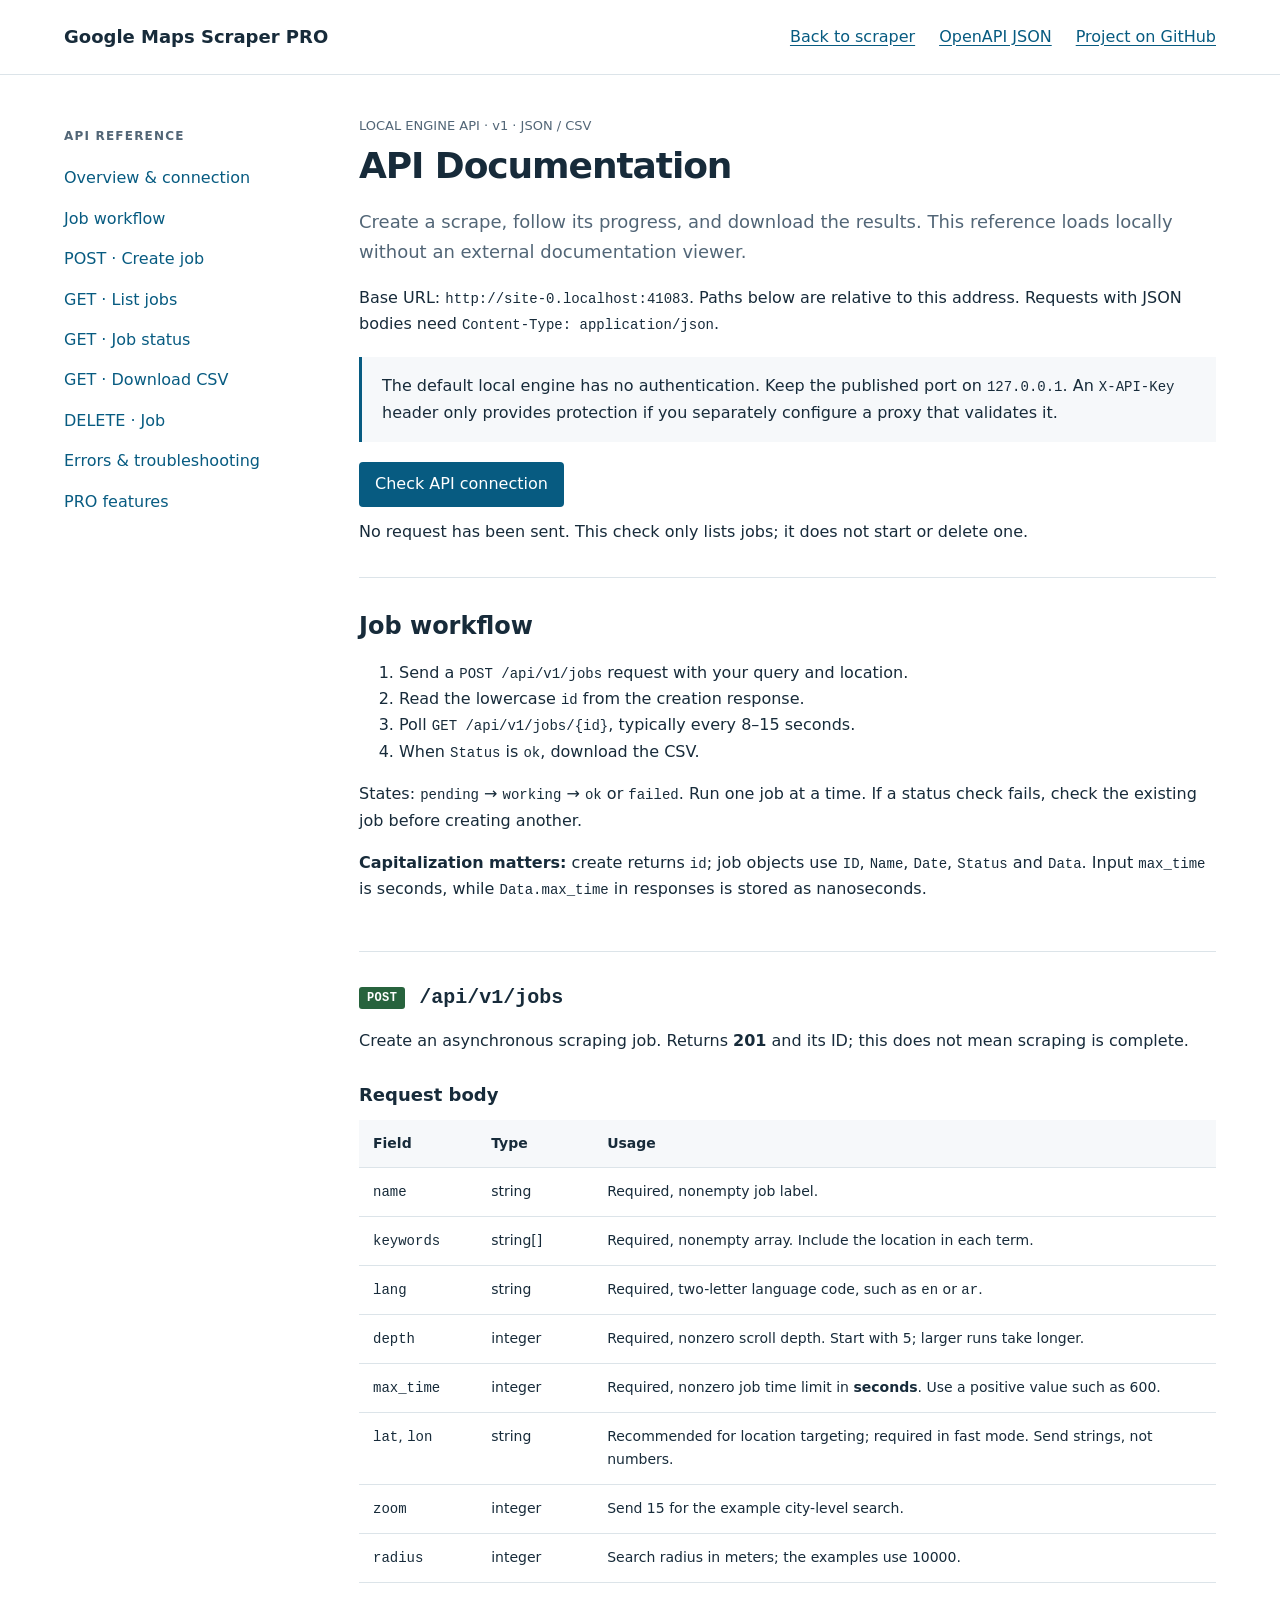
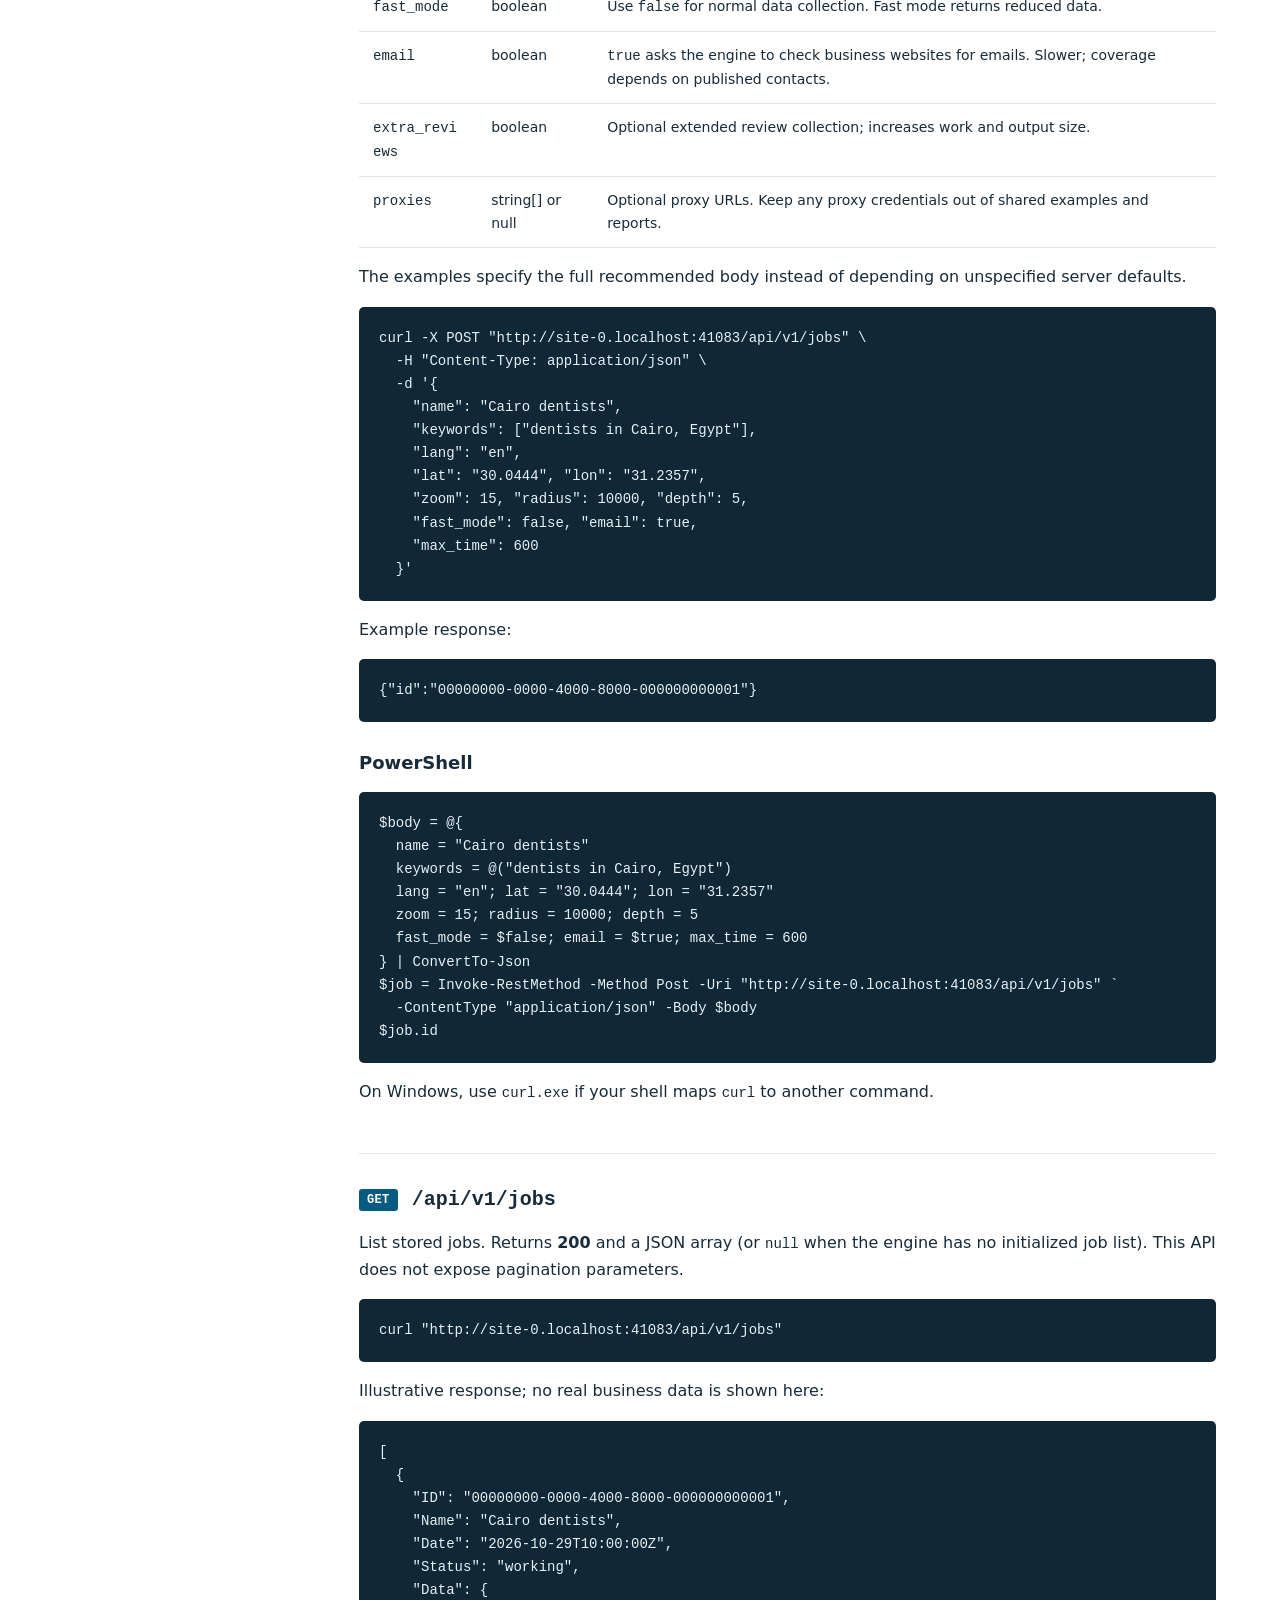
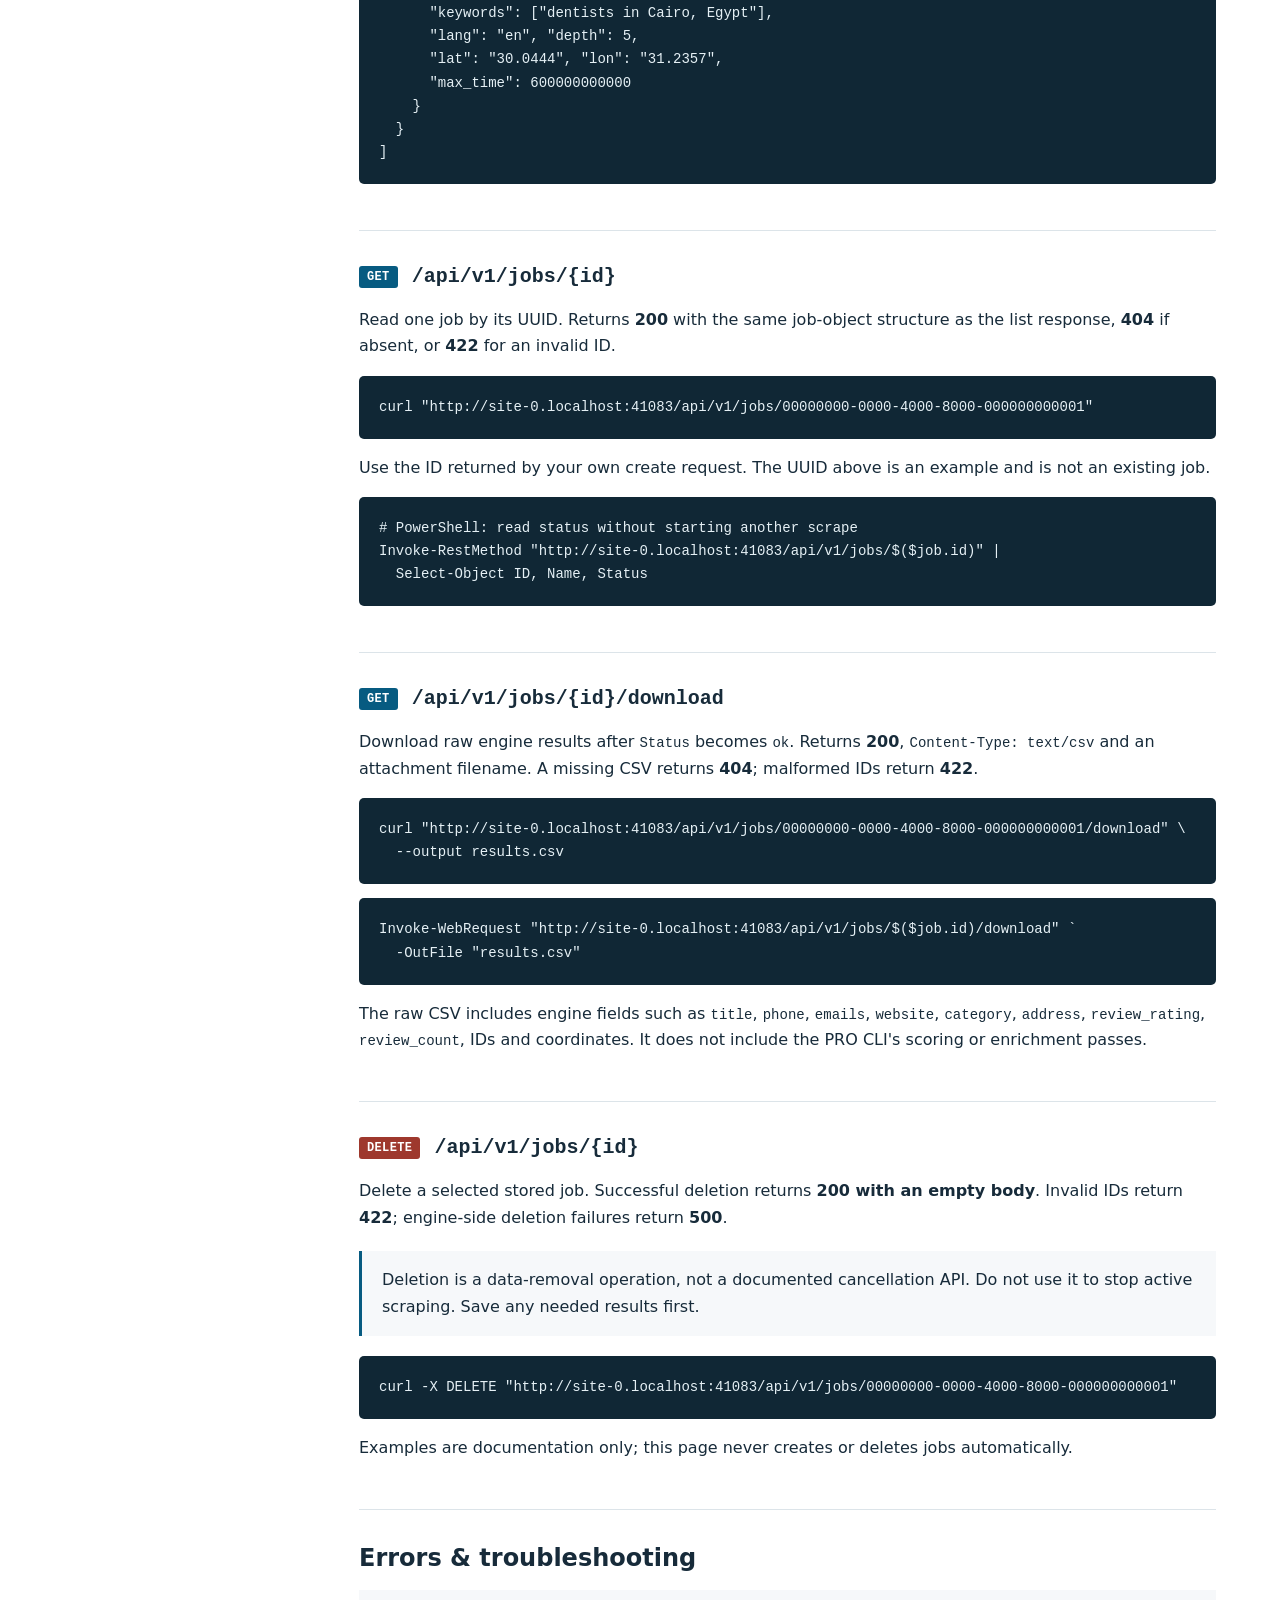
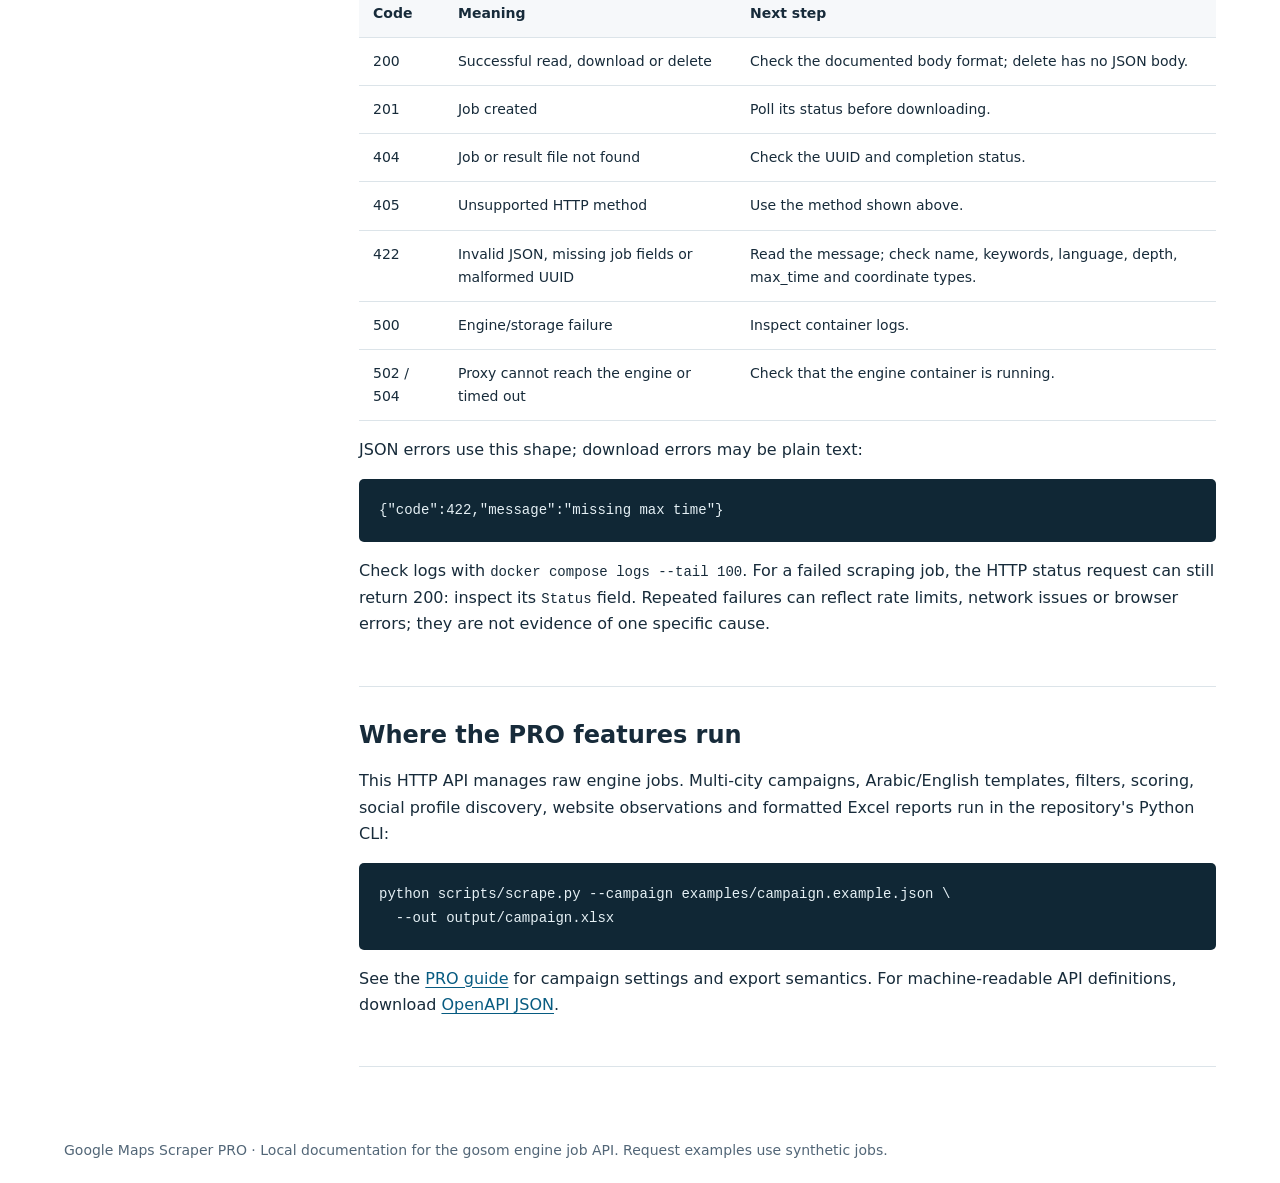
<file: docker/api-docs/index.html>
<!doctype html>
<html lang="en">
<head>
  <meta charset="utf-8">
  <meta name="viewport" content="width=device-width, initial-scale=1">
  <title>API Documentation · Google Maps Scraper PRO</title>
  <style>
    :root{color-scheme:light;--ink:#172b3a;--muted:#526677;--line:#dce4e9;--accent:#075b81;--paper:#f6f8fa}
    *{box-sizing:border-box}html{scroll-behavior:smooth;scroll-padding-top:24px}body{margin:0;color:var(--ink);font:16px/1.65 system-ui,-apple-system,"Segoe UI",sans-serif;background:white}
    a{color:var(--accent);text-underline-offset:3px}a:hover{text-decoration-thickness:2px}a:focus-visible,button:focus-visible{outline:3px solid #d58b00;outline-offset:4px}
    header{padding:22px 5%;border-bottom:1px solid var(--line);display:flex;gap:24px;justify-content:space-between;align-items:center}header strong{font-size:18px}header nav{display:flex;gap:24px;flex-wrap:wrap}
    .layout{max-width:1380px;margin:auto;display:grid;grid-template-columns:235px minmax(0,1fr);gap:60px;padding:40px 5%}
    aside{position:sticky;top:30px;align-self:start}aside p{color:var(--muted);font-size:12px;letter-spacing:.1em;font-weight:650}aside a{display:block;padding:7px 0;text-decoration:none}
    main{min-width:0;max-width:940px}h1{font-size:36px;line-height:1.2;letter-spacing:-.03em;margin:8px 0 20px}h2{font-size:24px;margin:0 0 14px;line-height:1.4}h3{font-size:18px;margin:26px 0 10px}section{padding:32px 0;border-bottom:1px solid var(--line)}section:first-child{padding-top:0}.eyebrow{font-size:13px;color:var(--muted)}.lead{font-size:18px;color:var(--muted)}.note{background:var(--paper);border-left:3px solid var(--accent);padding:16px 20px;margin:20px 0}
    code,pre{font-family:ui-monospace,SFMono-Regular,Consolas,monospace;font-size:14px}code{overflow-wrap:anywhere}pre{padding:20px;background:#102735;color:#e5f0f5;border-radius:5px;overflow:auto;line-height:1.65;white-space:pre;tab-size:2}pre code{overflow-wrap:normal}pre:focus-visible{outline:3px solid #d58b00}
    .table-scroll{overflow-x:auto}table{width:100%;border-collapse:collapse;font-size:14px}th{text-align:left;background:var(--paper);font-weight:650}td,th{padding:12px 14px;vertical-align:top;border-bottom:1px solid var(--line)}.method{display:inline-block;font:700 12px ui-monospace,monospace;color:white;background:var(--accent);padding:4px 8px;border-radius:3px;letter-spacing:.03em;margin-right:10px}.post{background:#27633d}.delete{background:#9e382d}.endpoint{display:flex;align-items:center;gap:4px;flex-wrap:wrap}.endpoint code{font-size:20px}.muted{color:var(--muted)}button{font:inherit;cursor:pointer;padding:9px 16px;background:var(--accent);color:white;border:0;border-radius:4px}button:disabled{cursor:wait;opacity:.6}output{display:block;margin-top:12px;min-height:26px}footer{padding:32px 5%;color:var(--muted);font-size:14px}.skip{position:absolute;left:-10000px}.skip:focus{left:16px;top:12px;background:white;padding:12px;z-index:2}
    @media(max-width:850px){.layout{display:block;padding:28px 6%}aside{position:static;margin-bottom:30px}aside nav{display:flex;flex-wrap:wrap;gap:8px 22px}aside a{padding:3px 0}header{display:block}header nav{margin-top:12px}h1{font-size:30px}.endpoint code{font-size:16px}}
  </style>
</head>
<body>
<a class="skip" href="#main">Skip to documentation</a>
<header><strong>Google Maps Scraper PRO</strong><nav aria-label="Project"><a href="/">Back to scraper</a><a href="/api/openapi.json">OpenAPI JSON</a><a href="https://github.com/abdullah120230053-star/Google-Maps-Pro-Skill">Project on GitHub</a></nav></header>
<div class="layout">
<aside><p>API REFERENCE</p><nav aria-label="Documentation"><a href="#overview">Overview &amp; connection</a><a href="#workflow">Job workflow</a><a href="#create">POST · Create job</a><a href="#list">GET · List jobs</a><a href="#status">GET · Job status</a><a href="#download">GET · Download CSV</a><a href="#delete">DELETE · Job</a><a href="#errors">Errors &amp; troubleshooting</a><a href="#pro">PRO features</a></nav></aside>
<main id="main">
<section id="overview"><div class="eyebrow">LOCAL ENGINE API · v1 · JSON / CSV</div><h1>API Documentation</h1><p class="lead">Create a scrape, follow its progress, and download the results. This reference loads locally without an external documentation viewer.</p><p>Base URL: <code data-origin>http://localhost:8080</code>. Paths below are relative to this address. Requests with JSON bodies need <code>Content-Type: application/json</code>.</p><div class="note">The default local engine has no authentication. Keep the published port on <code>127.0.0.1</code>. An <code>X-API-Key</code> header only provides protection if you separately configure a proxy that validates it.</div><button id="check" type="button">Check API connection</button><output id="connection" aria-live="polite">No request has been sent. This check only lists jobs; it does not start or delete one.</output><noscript><p>Interactive connection checks require JavaScript. All documentation and examples below remain readable without it.</p></noscript></section>

<section id="workflow"><h2>Job workflow</h2><ol><li>Send a <code>POST /api/v1/jobs</code> request with your query and location.</li><li>Read the lowercase <code>id</code> from the creation response.</li><li>Poll <code>GET /api/v1/jobs/{id}</code>, typically every 8–15 seconds.</li><li>When <code>Status</code> is <code>ok</code>, download the CSV.</li></ol><p>States: <code>pending</code> → <code>working</code> → <code>ok</code> or <code>failed</code>. Run one job at a time. If a status check fails, check the existing job before creating another.</p><p><strong>Capitalization matters:</strong> create returns <code>id</code>; job objects use <code>ID</code>, <code>Name</code>, <code>Date</code>, <code>Status</code> and <code>Data</code>. Input <code>max_time</code> is seconds, while <code>Data.max_time</code> in responses is stored as nanoseconds.</p></section>

<section id="create"><h2 class="endpoint"><span class="method post">POST</span><code>/api/v1/jobs</code></h2><p>Create an asynchronous scraping job. Returns <strong>201</strong> and its ID; this does not mean scraping is complete.</p><h3>Request body</h3><div class="table-scroll"><table><thead><tr><th>Field</th><th>Type</th><th>Usage</th></tr></thead><tbody>
<tr><td><code>name</code></td><td>string</td><td>Required, nonempty job label.</td></tr>
<tr><td><code>keywords</code></td><td>string[]</td><td>Required, nonempty array. Include the location in each term.</td></tr>
<tr><td><code>lang</code></td><td>string</td><td>Required, two-letter language code, such as <code>en</code> or <code>ar</code>.</td></tr>
<tr><td><code>depth</code></td><td>integer</td><td>Required, nonzero scroll depth. Start with 5; larger runs take longer.</td></tr>
<tr><td><code>max_time</code></td><td>integer</td><td>Required, nonzero job time limit in <strong>seconds</strong>. Use a positive value such as 600.</td></tr>
<tr><td><code>lat</code>, <code>lon</code></td><td>string</td><td>Recommended for location targeting; required in fast mode. Send strings, not numbers.</td></tr>
<tr><td><code>zoom</code></td><td>integer</td><td>Send 15 for the example city-level search.</td></tr>
<tr><td><code>radius</code></td><td>integer</td><td>Search radius in meters; the examples use 10000.</td></tr>
<tr><td><code>fast_mode</code></td><td>boolean</td><td>Use <code>false</code> for normal data collection. Fast mode returns reduced data.</td></tr>
<tr><td><code>email</code></td><td>boolean</td><td><code>true</code> asks the engine to check business websites for emails. Slower; coverage depends on published contacts.</td></tr>
<tr><td><code>extra_reviews</code></td><td>boolean</td><td>Optional extended review collection; increases work and output size.</td></tr>
<tr><td><code>proxies</code></td><td>string[] or null</td><td>Optional proxy URLs. Keep any proxy credentials out of shared examples and reports.</td></tr>
</tbody></table></div><p>The examples specify the full recommended body instead of depending on unspecified server defaults.</p><pre tabindex="0"><code data-base>curl -X POST "http://localhost:8080/api/v1/jobs" \
  -H "Content-Type: application/json" \
  -d '{
    "name": "Cairo dentists",
    "keywords": ["dentists in Cairo, Egypt"],
    "lang": "en",
    "lat": "30.0444", "lon": "31.2357",
    "zoom": 15, "radius": 10000, "depth": 5,
    "fast_mode": false, "email": true,
    "max_time": 600
  }'</code></pre><p>Example response:</p><pre tabindex="0"><code>{"id":"00000000-0000-4000-8000-000000000001"}</code></pre><h3>PowerShell</h3><pre tabindex="0"><code data-base>$body = @{
  name = "Cairo dentists"
  keywords = @("dentists in Cairo, Egypt")
  lang = "en"; lat = "30.0444"; lon = "31.2357"
  zoom = 15; radius = 10000; depth = 5
  fast_mode = $false; email = $true; max_time = 600
} | ConvertTo-Json
$job = Invoke-RestMethod -Method Post -Uri "http://localhost:8080/api/v1/jobs" `
  -ContentType "application/json" -Body $body
$job.id</code></pre><p>On Windows, use <code>curl.exe</code> if your shell maps <code>curl</code> to another command.</p></section>

<section id="list"><h2 class="endpoint"><span class="method">GET</span><code>/api/v1/jobs</code></h2><p>List stored jobs. Returns <strong>200</strong> and a JSON array (or <code>null</code> when the engine has no initialized job list). This API does not expose pagination parameters.</p><pre tabindex="0"><code data-base>curl "http://localhost:8080/api/v1/jobs"</code></pre><p>Illustrative response; no real business data is shown here:</p><pre tabindex="0"><code>[
  {
    "ID": "00000000-0000-4000-8000-000000000001",
    "Name": "Cairo dentists",
    "Date": "2026-10-29T10:00:00Z",
    "Status": "working",
    "Data": {
      "keywords": ["dentists in Cairo, Egypt"],
      "lang": "en", "depth": 5,
      "lat": "30.0444", "lon": "31.2357",
      "max_time": 600000000000
    }
  }
]</code></pre></section>

<section id="status"><h2 class="endpoint"><span class="method">GET</span><code>/api/v1/jobs/{id}</code></h2><p>Read one job by its UUID. Returns <strong>200</strong> with the same job-object structure as the list response, <strong>404</strong> if absent, or <strong>422</strong> for an invalid ID.</p><pre tabindex="0"><code data-base>curl "http://localhost:8080/api/v1/jobs/00000000-0000-4000-8000-000000000001"</code></pre><p>Use the ID returned by your own create request. The UUID above is an example and is not an existing job.</p><pre tabindex="0"><code data-base># PowerShell: read status without starting another scrape
Invoke-RestMethod "http://localhost:8080/api/v1/jobs/$($job.id)" |
  Select-Object ID, Name, Status</code></pre></section>

<section id="download"><h2 class="endpoint"><span class="method">GET</span><code>/api/v1/jobs/{id}/download</code></h2><p>Download raw engine results after <code>Status</code> becomes <code>ok</code>. Returns <strong>200</strong>, <code>Content-Type: text/csv</code> and an attachment filename. A missing CSV returns <strong>404</strong>; malformed IDs return <strong>422</strong>.</p><pre tabindex="0"><code data-base>curl "http://localhost:8080/api/v1/jobs/00000000-0000-4000-8000-000000000001/download" \
  --output results.csv</code></pre><pre tabindex="0"><code data-base>Invoke-WebRequest "http://localhost:8080/api/v1/jobs/$($job.id)/download" `
  -OutFile "results.csv"</code></pre><p>The raw CSV includes engine fields such as <code>title</code>, <code>phone</code>, <code>emails</code>, <code>website</code>, <code>category</code>, <code>address</code>, <code>review_rating</code>, <code>review_count</code>, IDs and coordinates. It does not include the PRO CLI's scoring or enrichment passes.</p></section>

<section id="delete"><h2 class="endpoint"><span class="method delete">DELETE</span><code>/api/v1/jobs/{id}</code></h2><p>Delete a selected stored job. Successful deletion returns <strong>200 with an empty body</strong>. Invalid IDs return <strong>422</strong>; engine-side deletion failures return <strong>500</strong>.</p><div class="note">Deletion is a data-removal operation, not a documented cancellation API. Do not use it to stop active scraping. Save any needed results first.</div><pre tabindex="0"><code data-base>curl -X DELETE "http://localhost:8080/api/v1/jobs/00000000-0000-4000-8000-000000000001"</code></pre><p>Examples are documentation only; this page never creates or deletes jobs automatically.</p></section>

<section id="errors"><h2>Errors &amp; troubleshooting</h2><div class="table-scroll"><table><thead><tr><th>Code</th><th>Meaning</th><th>Next step</th></tr></thead><tbody><tr><td>200</td><td>Successful read, download or delete</td><td>Check the documented body format; delete has no JSON body.</td></tr><tr><td>201</td><td>Job created</td><td>Poll its status before downloading.</td></tr><tr><td>404</td><td>Job or result file not found</td><td>Check the UUID and completion status.</td></tr><tr><td>405</td><td>Unsupported HTTP method</td><td>Use the method shown above.</td></tr><tr><td>422</td><td>Invalid JSON, missing job fields or malformed UUID</td><td>Read the message; check name, keywords, language, depth, max_time and coordinate types.</td></tr><tr><td>500</td><td>Engine/storage failure</td><td>Inspect container logs.</td></tr><tr><td>502 / 504</td><td>Proxy cannot reach the engine or timed out</td><td>Check that the engine container is running.</td></tr></tbody></table></div><p>JSON errors use this shape; download errors may be plain text:</p><pre tabindex="0"><code>{"code":422,"message":"missing max time"}</code></pre><p>Check logs with <code>docker compose logs --tail 100</code>. For a failed scraping job, the HTTP status request can still return 200: inspect its <code>Status</code> field. Repeated failures can reflect rate limits, network issues or browser errors; they are not evidence of one specific cause.</p></section>

<section id="pro"><h2>Where the PRO features run</h2><p>This HTTP API manages raw engine jobs. Multi-city campaigns, Arabic/English templates, filters, scoring, social profile discovery, website observations and formatted Excel reports run in the repository's Python CLI:</p><pre tabindex="0"><code>python scripts/scrape.py --campaign examples/campaign.example.json \
  --out output/campaign.xlsx</code></pre><p>See the <a href="https://github.com/abdullah120230053-star/Google-Maps-Pro-Skill/blob/main/docs/pro.md">PRO guide</a> for campaign settings and export semantics. For machine-readable API definitions, download <a href="/api/openapi.json">OpenAPI JSON</a>.</p></section>
</main></div>
<footer>Google Maps Scraper PRO · Local documentation for the gosom engine job API. Request examples use synthetic jobs.</footer>
<script>
  const base = location.origin;
  document.querySelectorAll('[data-origin]').forEach(el => { el.textContent = base; });
  document.querySelectorAll('[data-base]').forEach(el => { el.textContent = el.textContent.replaceAll('http://localhost:8080', base); });
  const button = document.getElementById('check');
  const status = document.getElementById('connection');
  button.addEventListener('click', async () => {
    button.disabled = true;
    status.textContent = 'Checking local API…';
    const controller = new AbortController();
    const timeout = setTimeout(() => controller.abort(), 15000);
    try {
      const response = await fetch('/api/v1/jobs', {signal: controller.signal});
      if (!response.ok) throw new Error('HTTP ' + response.status);
      const jobs = await response.json();
      if (jobs !== null && !Array.isArray(jobs)) throw new Error('Unexpected response format');
      status.textContent = 'API reachable · HTTP 200 · ' + (jobs || []).length + ' stored jobs. No jobs were changed.';
    } catch (error) {
      status.textContent = 'Connection check failed: ' + error.message + '. Check the engine container and logs.';
    } finally { clearTimeout(timeout); button.disabled = false; }
  });
</script>
</body></html>
</file>
